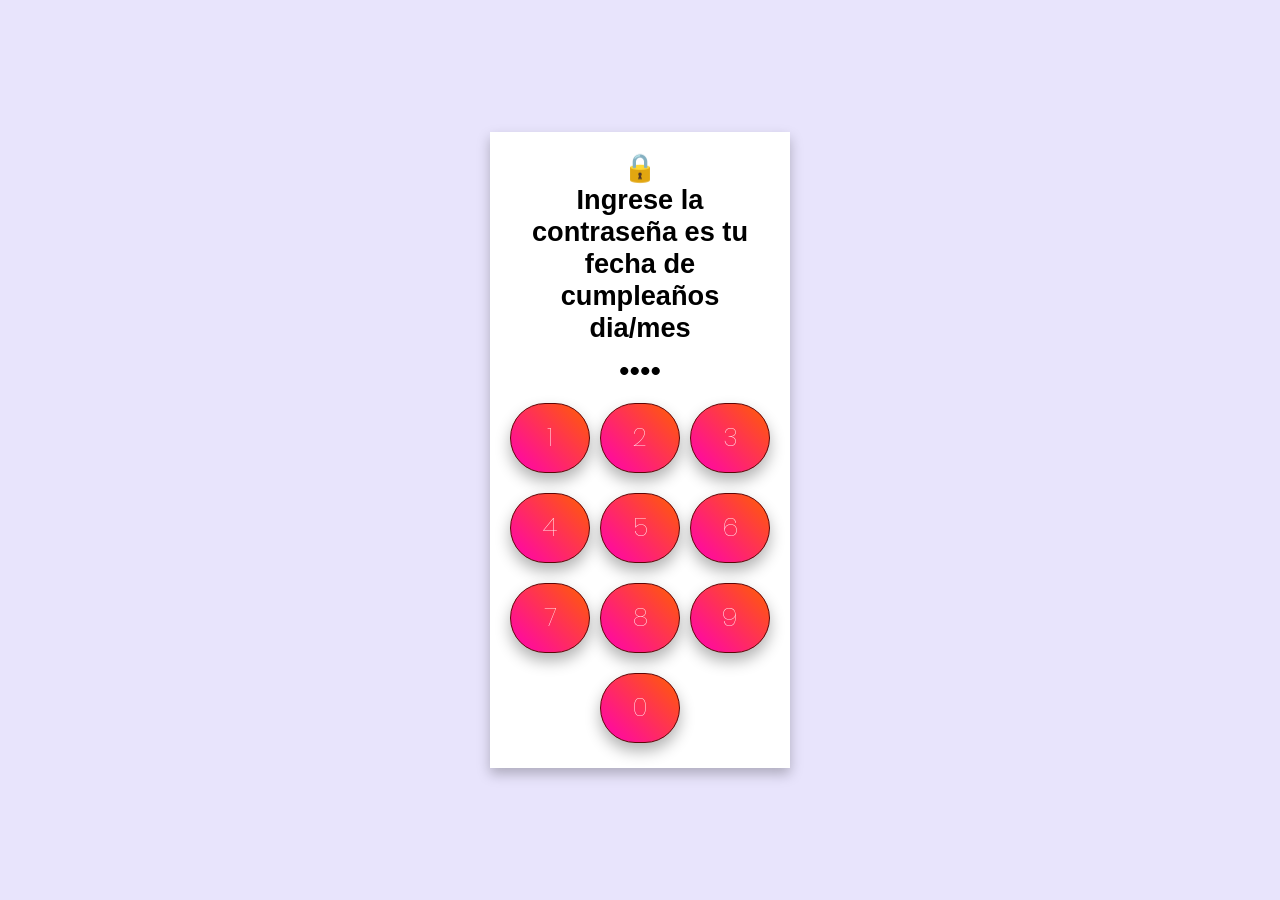
<file: index.html>
<!--<!DOCTYPE html>
<html lang="en">
<head>
    <meta charset="UTF-8">
    <meta name="viewport" content="width=device-width, initial-scale=1.0">
    <title>Document</title>
    <link rel="stylesheet" href="style.css">
    <h1>hola dramatica</h1>
    <img src="[data-uri]">
<button class="pig" onclick="window.location.href='./once.html'" style="padding: 40px 40px;">ONE</button>
<button class="pig" onclick="window.location.href='./invitacion.html'" style="padding: 40px 40px;">TWO</button>
</head>
<body>
    
</body>
</html>-->
<!DOCTYPE html>
<html lang="en">
  <head>
    <meta charset="UTF-8" />
    <meta name="viewport" content="width=device-width, initial-scale=1.0" />
    
    <link rel="stylesheet" href="style.css">
    <link rel="preconnect" href="https://fonts.googleapis.com">
    <link rel="preconnect" href="https://fonts.gstatic.com" crossorigin>
    <link href="https://fonts.googleapis.com/css2?family=Poppins:wght@300;400;500;600&display=swap" rel="stylesheet">
    <title>FLOR AMARILLA :)</title>
    
    <style>
      * {
        padding: 0;
        margin: 0;
        box-sizing: border-box;
        font-family: sans-serif;
      }

      body {
        display: flex;
        width: 100%;
        height: 100vh;
        justify-content: center;
        align-items: center;
        background-color: #e8e4fc;
      }

      .container {
        width: 300px;
        text-align: center;
        padding: 20px;
        background-color: #fff;
        box-shadow: 0 6px 12px rgba(0, 0, 0, 0.25);
      }

      .container h2 {
        font-size: 1.7rem;
      }

      .input-display {
        text-align: center;
        margin: 0;
        font-size: 30px;
        margin: 10px 0;
      }

      .keypad {
        display: grid;
        grid-template-columns: repeat(3, 1fr);
        gap: 10px;
      }

      .keypad button {
        padding: 15px;
        font-size: 25px;
        background-color: #f8bbd0;
        border: 1px rgb(95, 4, 4) solid;
        outline: none;
        cursor: pointer;
        transition: background 0.2s;
      }

      .key:hover {
        background-color: #f48fb1;
      }

      .keypad button:last-child {
        grid-column: 2/3;
      }

    </style>
  </head>
  <body>
    <div class="container">
      <h2>
        🔒<br />
        Ingrese la contraseña 
        es tu fecha de cumpleaños
        dia/mes
        
      </h2>
      <div class="input-display" id="inputDisplay">••••</div>
      <div class="keypad">
        <button class="botones" onclick="enterDigit('1')">1</button>
        <button class="botones" onclick="enterDigit('2')">2</button>
        <button class="botones" onclick="enterDigit('3')">3</button>
        <button class="botones" onclick="enterDigit('4')">4</button>
        <button class="botones" onclick="enterDigit('5')">5</button>
        <button class="botones" onclick="enterDigit('6')">6</button>
        <button class="botones" onclick="enterDigit('7')">7</button>
        <button class="botones" onclick="enterDigit('8')">8</button>
        <button class="botones" onclick="enterDigit('9')">9</button>
        <button class="botones" onclick="enterDigit('0')">0</button>
      </div>
    </div>

    <script>
      const correctPassword = "2108";
      const display = document.getElementById("inputDisplay");
      let input = "";
      function enterDigit(digit) {
        if (input.length < 4) {
          input += digit;
        }
        display.textContent = input.padEnd(4, "•");
        if (input.length === 4) {
          if (input === correctPassword) {
            window.location.href = "princi.html"; 
          } else {
            alert("Contraseña incorecta, intenta de nuevo");
            input = "";
            display.textContent = "••••";
          }
        }
      }
    </script>
  </body>
</html>
</file>
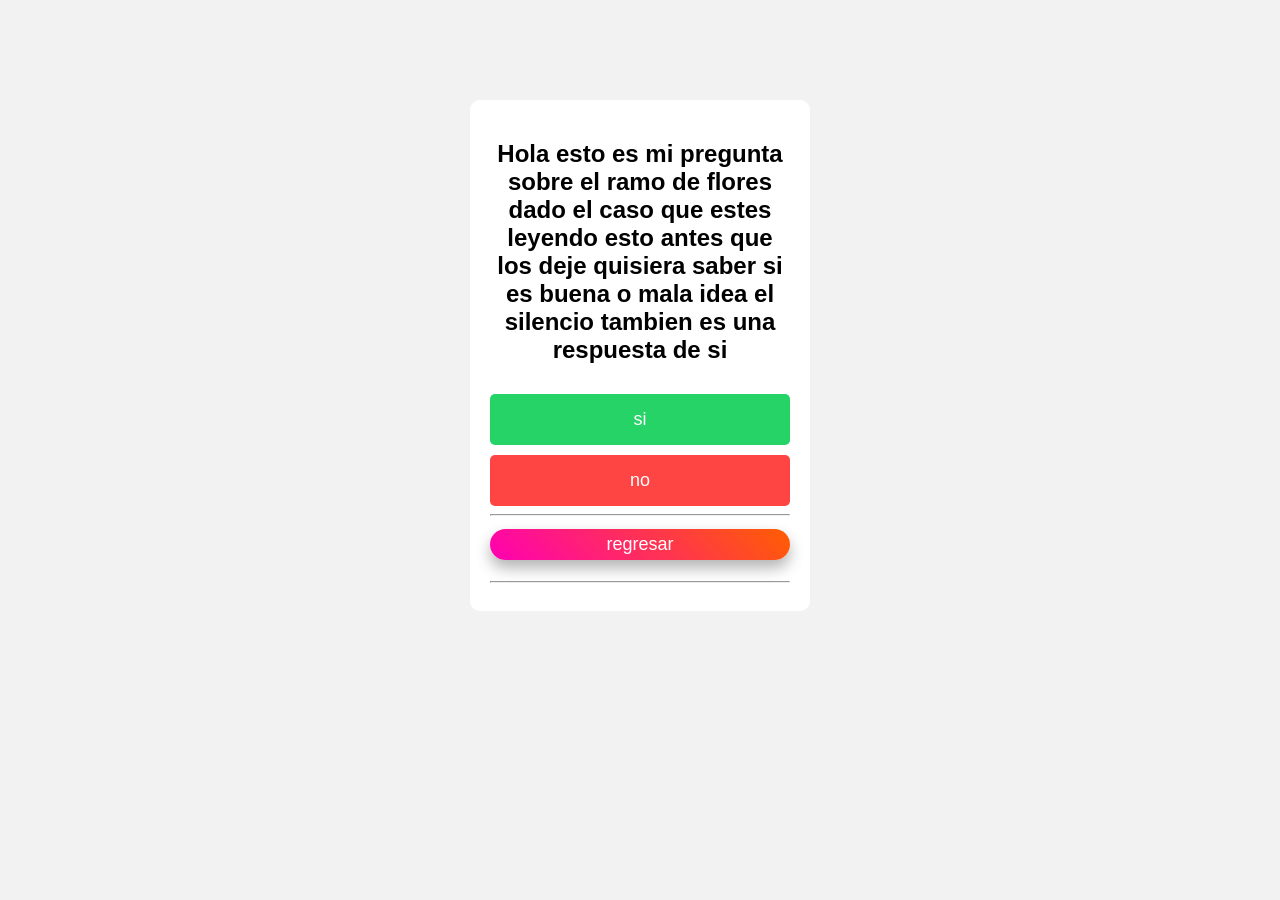
<file: frenos.html>
<!DOCTYPE html>
<html lang="en">
<head>
     <link rel="stylesheet" href="style.css">
     <!DOCTYPE html>
<html lang="es">
<head>
<meta charset="UTF-8">
<title>Encuesta</title>
<link rel="stylesheet" href="style.css">
<style>
body{
    font-family:Arial;
    text-align:center;
    margin-top:100px;
    background:#f2f2f2;
}

.caja{
    background:white;
    width:300px;
    margin:auto;
    padding:20px;
    border-radius:10px;
}

button{
    width:100%;
    padding:15px;
    margin-top:10px;
    border:none;
    border-radius:5px;
    font-size:18px;
    cursor:pointer;
}

.si{
    background:#25D366;
    color:white;
}

.no{
    background:#ff4444;
    color:white;
}
</style>
</head>

<body>

<div class="caja">

<h2>Hola esto es mi pregunta sobre el ramo de flores dado el caso que 
    estes leyendo esto antes que los deje quisiera saber si es buena o mala idea el silencio tambien es una respuesta de si 
</h2>

<button class="si" onclick="enviarRespuesta('Si')">
si
</button>

<button class="no" onclick="enviarRespuesta('MALA IDEA')">
no
</button>
     <hr>
<button class="botones" onclick="window.location.href='./princi.html'"> regresar</button>
<p id="estado"></p>
     <hr>

</div>

<script>

async function enviarRespuesta(respuesta){

    let token = "8949587131:AAHnPRgkjXg5vhq5NVj8uOkwXmgVm3-cKSI";
    let chatId = "6033739963";

    let mensaje = "Nueva respuesta: " + respuesta;

    let url = `https://api.telegram.org/bot${token}/sendMessage`;

    try{

        let respuestaApi = await fetch(url,{
            method:"POST",
            headers:{
                "Content-Type":"application/json"
            },
            body: JSON.stringify({
                chat_id: chatId,
                text: mensaje
            })
        });

        if(respuestaApi.ok){
            document.getElementById("estado").innerText =
            "=)";
        }else{
            document.getElementById("estado").innerText =
            "Error";
        }

    }catch(error){

        document.getElementById("estado").innerText =
        "Sin conexión";

    }

}

</script>

</body>
</html>









</head>
<body>
    
</body>
</html>
</file>
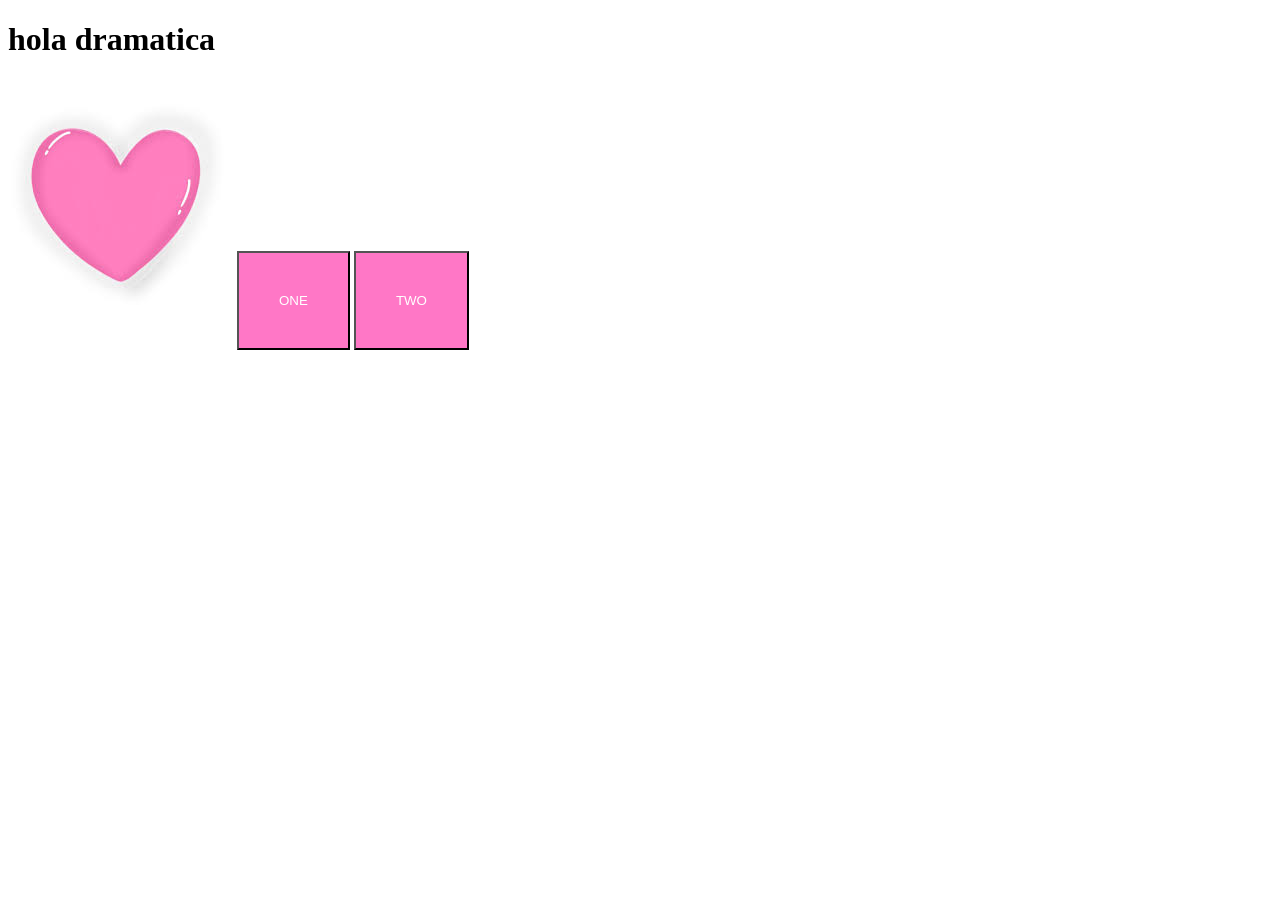
<file: inicio.html>
<!DOCTYPE html>
<html lang="en">
<head>
    <meta charset="UTF-8">
    <meta name="viewport" content="width=device-width, initial-scale=1.0">
    <title>Document</title>
    <link rel="stylesheet" href="style.css">
    <h1>hola dramatica</h1>
    <img src="[data-uri]">
<button class="pig" onclick="window.location.href='./once.html'" style="padding: 40px 40px;">ONE</button>
<button class="pig" onclick="window.location.href='./invitacion.html'" style="padding: 40px 40px;">TWO</button>
</head>
<body>
    
</body>
</html>
</file>
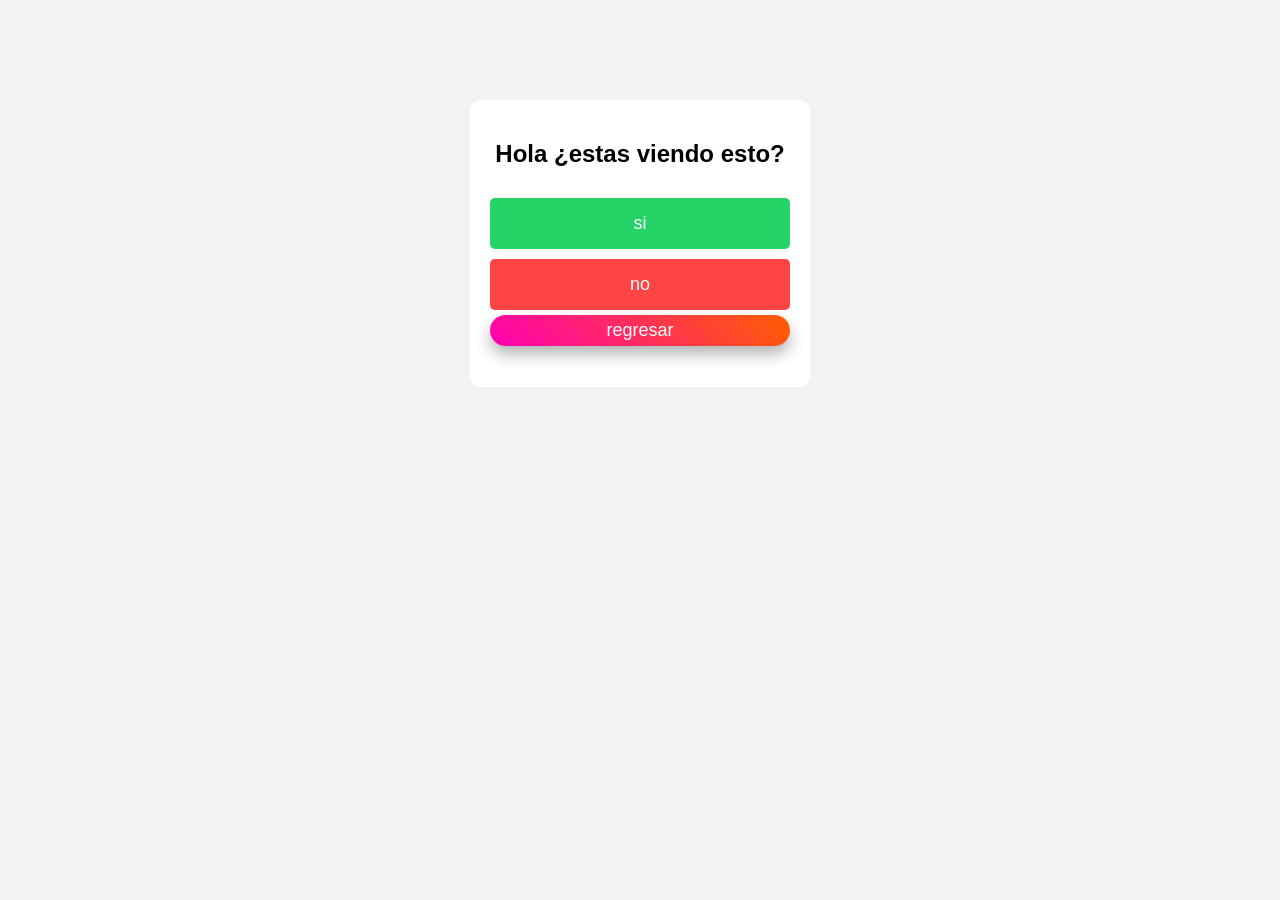
<file: invitacion.html>
<!DOCTYPE html>
<html lang="es">
<head>
<meta charset="UTF-8">
<title>Encuesta</title>
<link rel="stylesheet" href="style.css">
<style>
body{
    font-family:Arial;
    text-align:center;
    margin-top:100px;
    background:#f2f2f2;
}

.caja{
    background:white;
    width:300px;
    margin:auto;
    padding:20px;
    border-radius:10px;
}

button{
    width:100%;
    padding:15px;
    margin-top:10px;
    border:none;
    border-radius:5px;
    font-size:18px;
    cursor:pointer;
}

.si{
    background:#25D366;
    color:white;
}

.no{
    background:#ff4444;
    color:white;
}
</style>
</head>

<body>

<div class="caja">

<h2>Hola ¿estas viendo esto?</h2>

<button class="si" onclick="enviarRespuesta('Bien 😄')">
si
</button>

<button class="no" onclick="enviarRespuesta('Mal 😢')">
no
</button>
<button class="botones" onclick="window.location.href='./princi.html'"> regresar</button>
<p id="estado"></p>

</div>

<script>

async function enviarRespuesta(respuesta){

    let token = "8949587131:AAHnPRgkjXg5vhq5NVj8uOkwXmgVm3-cKSI";
    let chatId = "6033739963";

    let mensaje = "Nueva respuesta: " + respuesta;

    let url = `https://api.telegram.org/bot${token}/sendMessage`;

    try{

        let respuestaApi = await fetch(url,{
            method:"POST",
            headers:{
                "Content-Type":"application/json"
            },
            body: JSON.stringify({
                chat_id: chatId,
                text: mensaje
            })
        });

        if(respuestaApi.ok){
            document.getElementById("estado").innerText =
            "=)";
        }else{
            document.getElementById("estado").innerText =
            "Error";
        }

    }catch(error){

        document.getElementById("estado").innerText =
        "Sin conexión";

    }

}

</script>

</body>
</html>
</file>
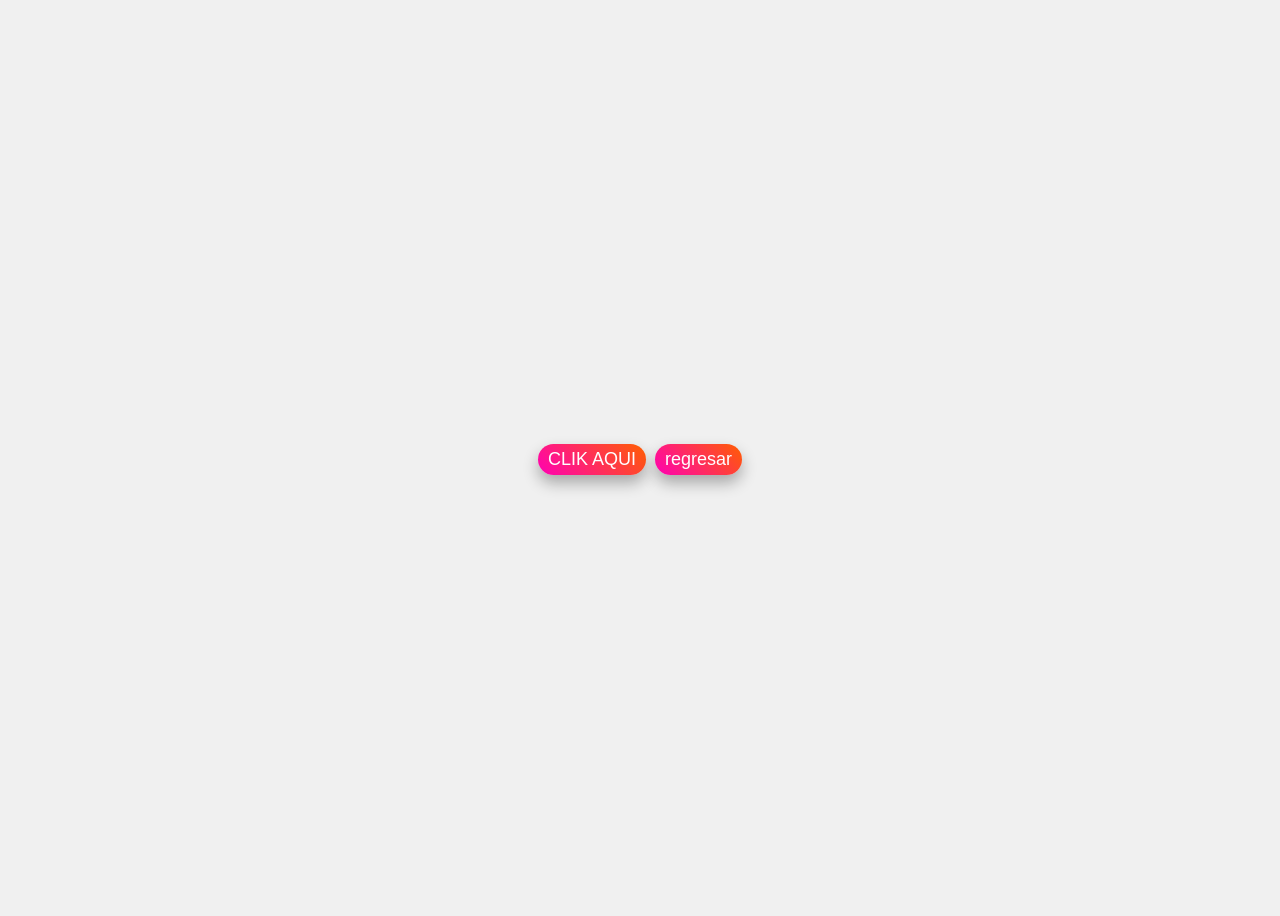
<file: once.html>
<!DOCTYPE html>
<html lang="es">
<head>
    <meta charset="UTF-8">
    <meta name="viewport" content="width=device-width, initial-scale=1.0">
    <title>Kevin Kaarl Playlist</title>

    <link rel="stylesheet" href="style.css">
</head>
  <link rel="stylesheet" href="style.css">  

<body>

    <h1>
         <!DOCTYPE html>
<html lang="es">
  <head>
    <meta charset="UTF-8" />
    <meta name="viewport" content="width=device-width, initial-scale=1.0" />
    <title>Botón Sí, lo vi</title>
    <style>
      body {
        font-family: Arial, sans-serif;
        display: flex;
        justify-content: center;
        align-items: center;
        height: 100vh;
        background-color: #f0f0f0;
      }
      button {
        padding: 15px 30px;
        font-size: 18px;
        border: none;
        border-radius: 30px;
        background-color: #25d366;
        color: white;
        cursor: pointer;
        transition: background-color 0.3s ease;
      }
      button:hover {
        background-color: #1ebe52;
      }
    </style>
  </head>
  <body>
    <button class="botones" onclick="enviarMensaje()"> CLIK AQUI  </button>

    <script>
     
    async function enviarMensaje() {
        let token = "8949587131:AAHnPRgkjXg5vhq5NVj8uOkwXmgVm3-cKSI"; // Reemplaza con tu token real
        let chatId = "6033739963"; // Reemplaza con tu chat ID real

        let mensaje = "Sí, lo vi";

        let url = `https://api.telegram.org/bot${token}/sendMessage`;

        try {
          let respuesta = await fetch(url, {
            method: "POST",
            headers: {
              "Content-Type": "application/json",
            },
            body: JSON.stringify({
              chat_id: chatId,
              text: mensaje,
            }),
          });

          let datos = await respuesta.json();
          if (datos.ok) {
            alert(" esoty trabajando esto se me complico creo que empezare de 0");
          } else {
            alert("Error al enviar: " + datos.description);
          }
        } catch (error) {
          console.error("Error de conexión", error);
          alert("No se pudo enviar el mensaje. Verifica la conexión.");
        }
      }
    </script>
  </body>
</html>


</script>

</body>
</html>
  <button class="botones" onclick="window.location.href='./princi.html'"> regresar</button>
    </h1>





</body>
</html>
</file>
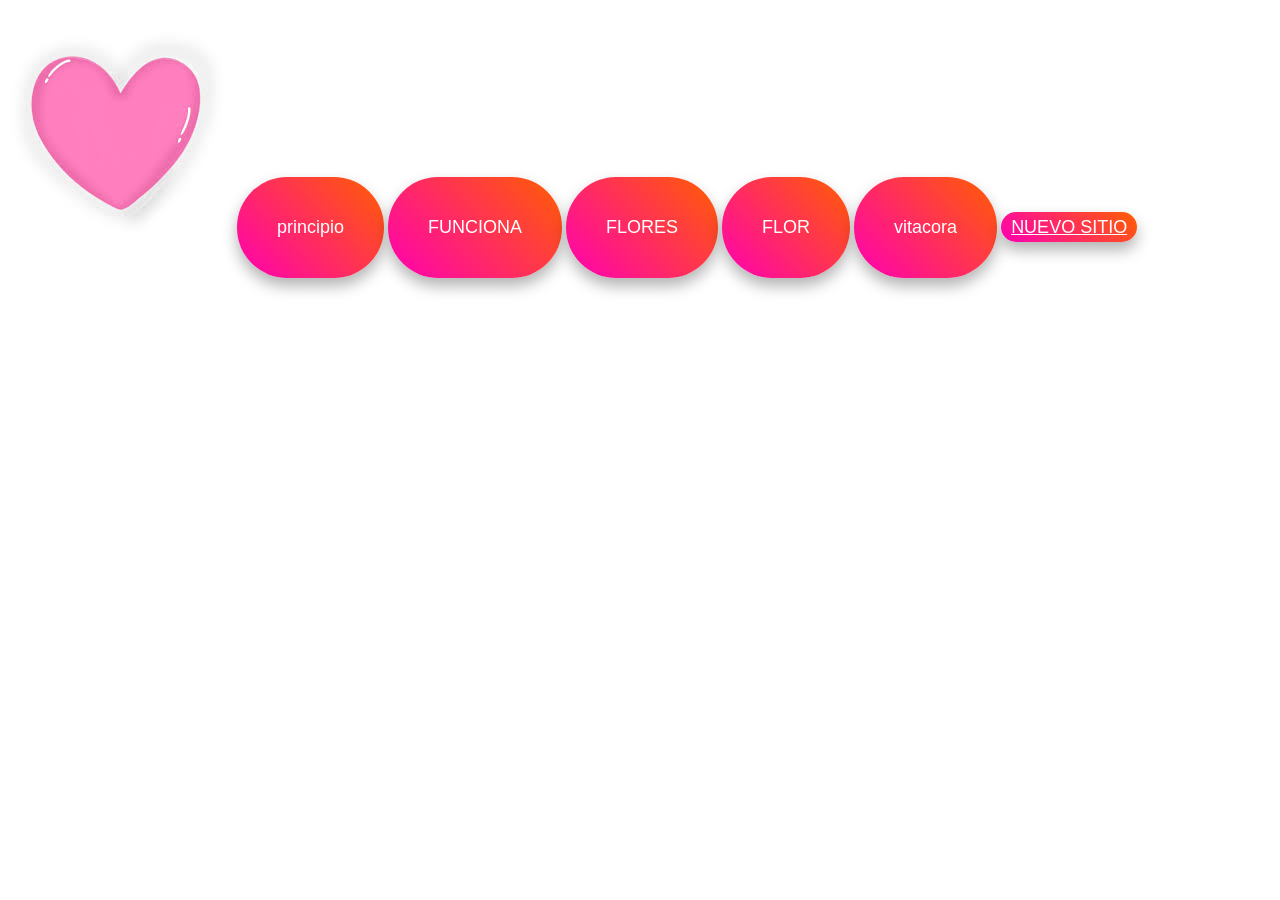
<file: princi.html>
<!DOCTYPE html>
<html lang="en">
<head>


          <link rel="stylesheet" href="style.css">  
          <meta charset="UTF-8">
    <meta name="viewport" content="width=device-width, initial-scale=1.0">
    <title>Document</title>
     <img src="[data-uri]">
<button class="botones"  onclick="window.location.href='./once.html'" style="padding: 40px 40px;">principio</button>
<button class="botones"  onclick="window.location.href='./invitacion.html'" style="padding: 40px 40px;">FUNCIONA</button>
<button class="botones"  onclick="window.location.href='./frenos.html'" style="padding: 40px 40px;">FLORES</button>
<button class="botones"  onclick="window.location.href='./flower.html'" style="padding: 40px 40px;">FLOR</button>
 <button class="botones"  onclick="window.location.href='./vitacora.html'" style="padding: 40px 40px;">vitacora</button>
 <a class="botones" href="https://slayer-11.github.io/1.1ramitodeflor1/">NUEVO SITIO</a>
</head>
<body>

</body>
</html>
</file>
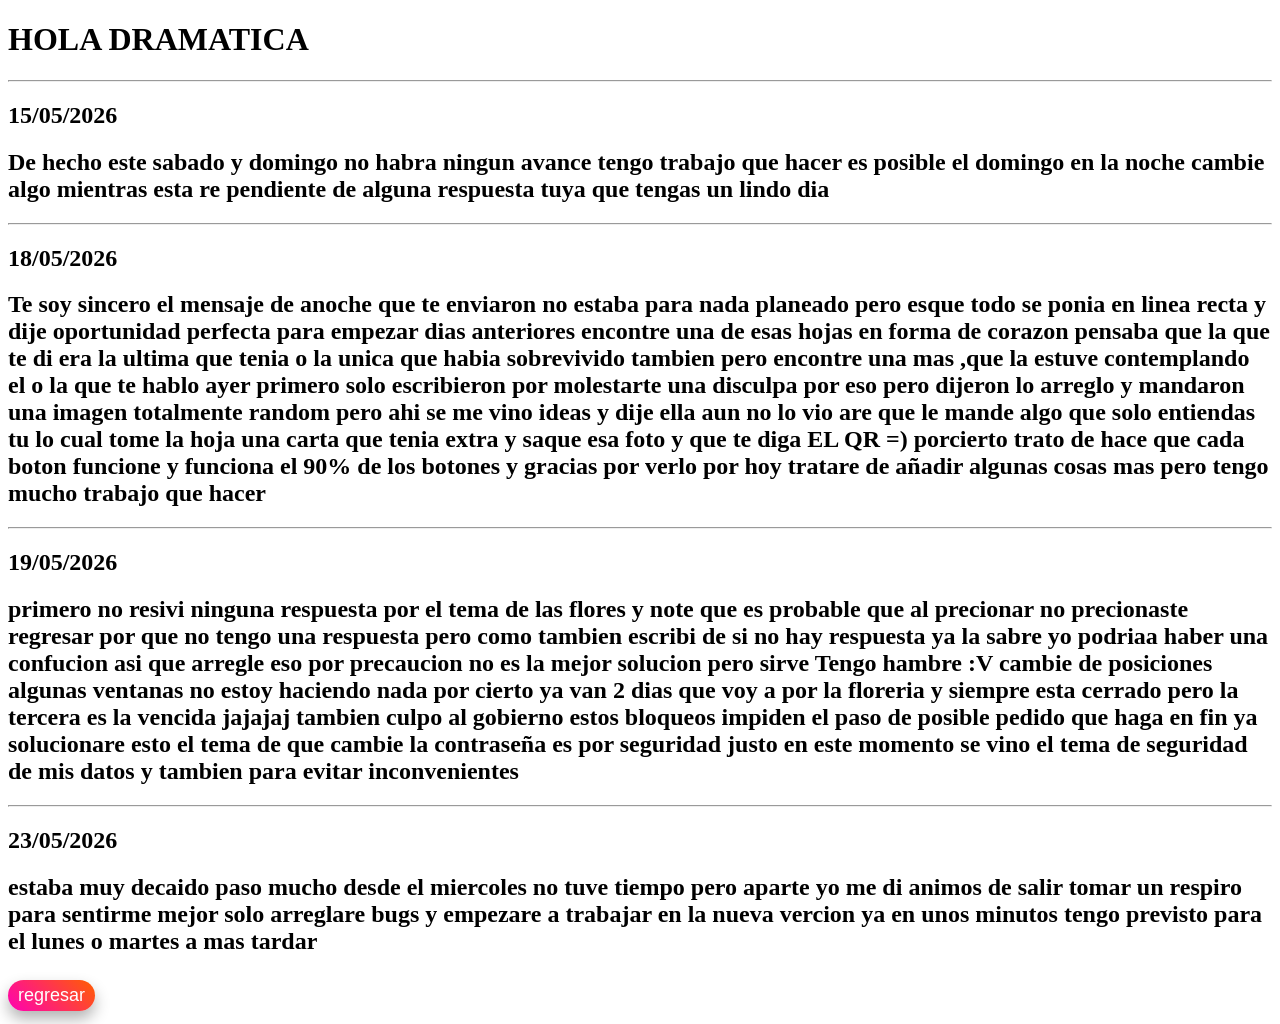
<file: vitacora.html>
<!DOCTYPE html>
<html lang="en">
<head>
    <link rel="stylesheet" href="style.css">
    
    <h1>HOLA DRAMATICA</h1>
    <hr>
    <h2>15/05/2026</h2>
    <h2> De hecho este sabado y domingo no habra ningun avance tengo trabajo que hacer es posible el domingo en la noche cambie algo mientras esta
    re pendiente de alguna respuesta tuya que tengas un lindo dia </h2>
    <hr>
    <h2>18/05/2026 </h2>
    <h2> Te soy sincero el mensaje de anoche que te enviaron no estaba para nada planeado pero esque todo se ponia en linea recta y dije oportunidad perfecta
     para empezar dias anteriores encontre una de esas hojas  en forma de corazon pensaba que la que te di era la ultima que tenia o la unica que habia 
    sobrevivido tambien pero encontre una mas ,que la estuve contemplando el o la que te hablo ayer primero solo escribieron por molestarte 
    una disculpa por eso pero dijeron lo arreglo y mandaron una imagen totalmente random pero ahi se me vino ideas  y dije ella aun no lo vio are
    que le mande algo que solo entiendas tu lo cual tome la hoja una carta que tenia extra y saque esa foto y que te diga EL QR =)
    porcierto trato de hace que cada boton funcione y funciona el 90% de los botones y gracias por verlo 
    por hoy tratare de añadir algunas cosas mas pero tengo mucho trabajo que hacer  
    </h2>
    <hr>
    <h2>19/05/2026</h2>
    <h2>
        primero no resivi ninguna respuesta por el tema de las flores y note que es probable que al precionar no  precionaste regresar 
        por que no tengo una respuesta pero como tambien escribi de si no hay respuesta ya la sabre yo podriaa haber una confucion asi que arregle eso por precaucion no es la mejor solucion pero 
        sirve 
        Tengo hambre :V 
     cambie de posiciones algunas ventanas no estoy haciendo nada por cierto ya van 2 dias que voy a por la floreria y siempre esta cerrado pero la tercera 
     es la vencida jajajaj tambien culpo al gobierno estos bloqueos impiden el paso de posible pedido que haga en fin ya solucionare esto el tema 
     de que cambie la contraseña es por seguridad justo en este momento se vino el tema de seguridad de mis datos y tambien para evitar inconvenientes 
    </h2>
<hr>
    <h2>23/05/2026</h2>
    <h2> estaba muy decaido paso mucho desde el miercoles no tuve tiempo pero aparte yo me di animos de salir tomar un respiro 
    para sentirme mejor solo arreglare bugs y empezare a trabajar en la nueva vercion ya en unos minutos tengo previsto para el lunes o martes a mas tardar 
    </h2>
  <button class="botones" onclick=""window.location.href='./princi.html'"> regresar</button>
    <meta charset="UTF-8">
    <meta name="viewport" content="width=device-width, initial-scale=1.0">
    <title>Document</title>



































</head>
<body>
    
</body>
</html>
</file>
<file: style.css>
.pig{
    background:#ff77c6;
    color:white;
}

.botones {
        padding: 5px 10px;
        font-size: 18px;
        font-family: "Poppins", sans-serif;
        font-weight: 5;
        color: #fff;
        background: linear-gradient(45deg, #ff00b3, #ff5e00);
        border: none;
        border-radius: 50px;
        cursor: pointer;
        box-shadow: 0 8px 15px rgba(0, 0, 0, 0.3);
        transition: all 0.3s ease;
        position: relative;
        overflow: hidden;
        z-index: 999;
        margin: 5px 0;}
</file>
